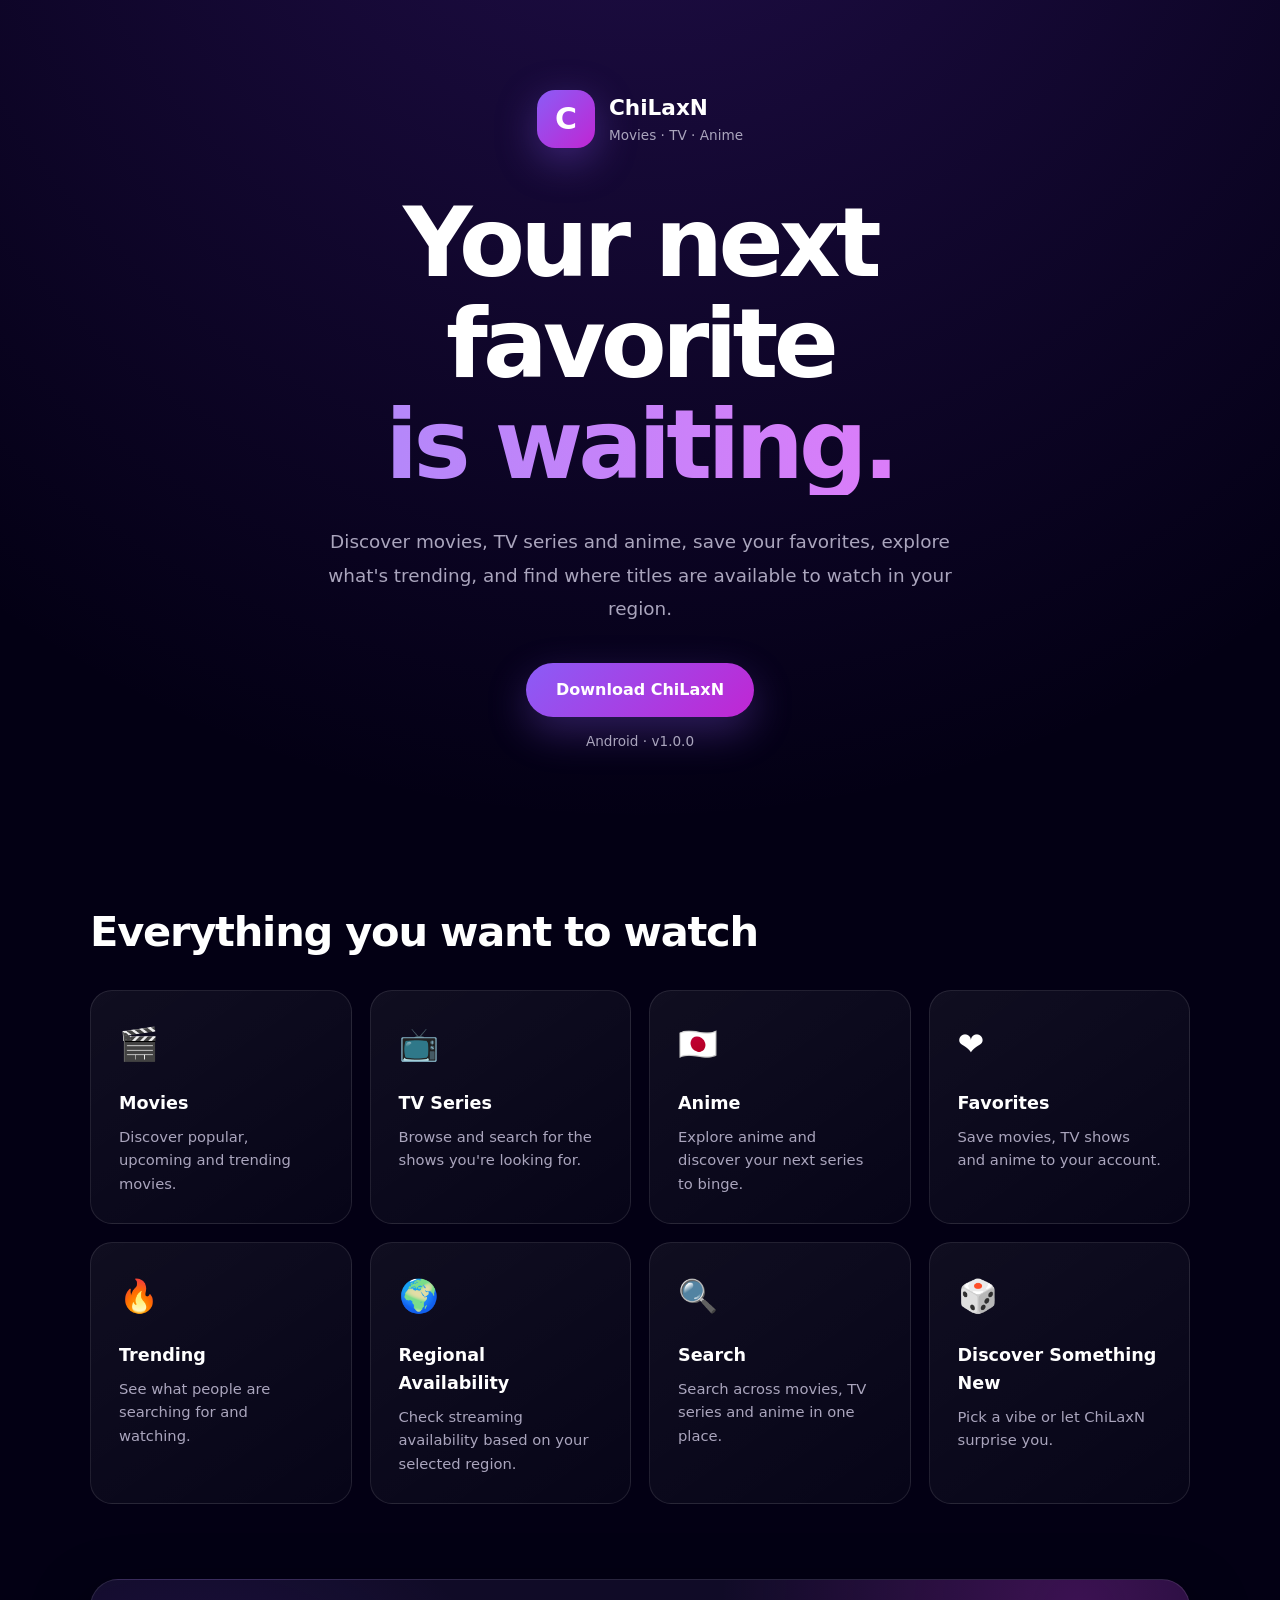
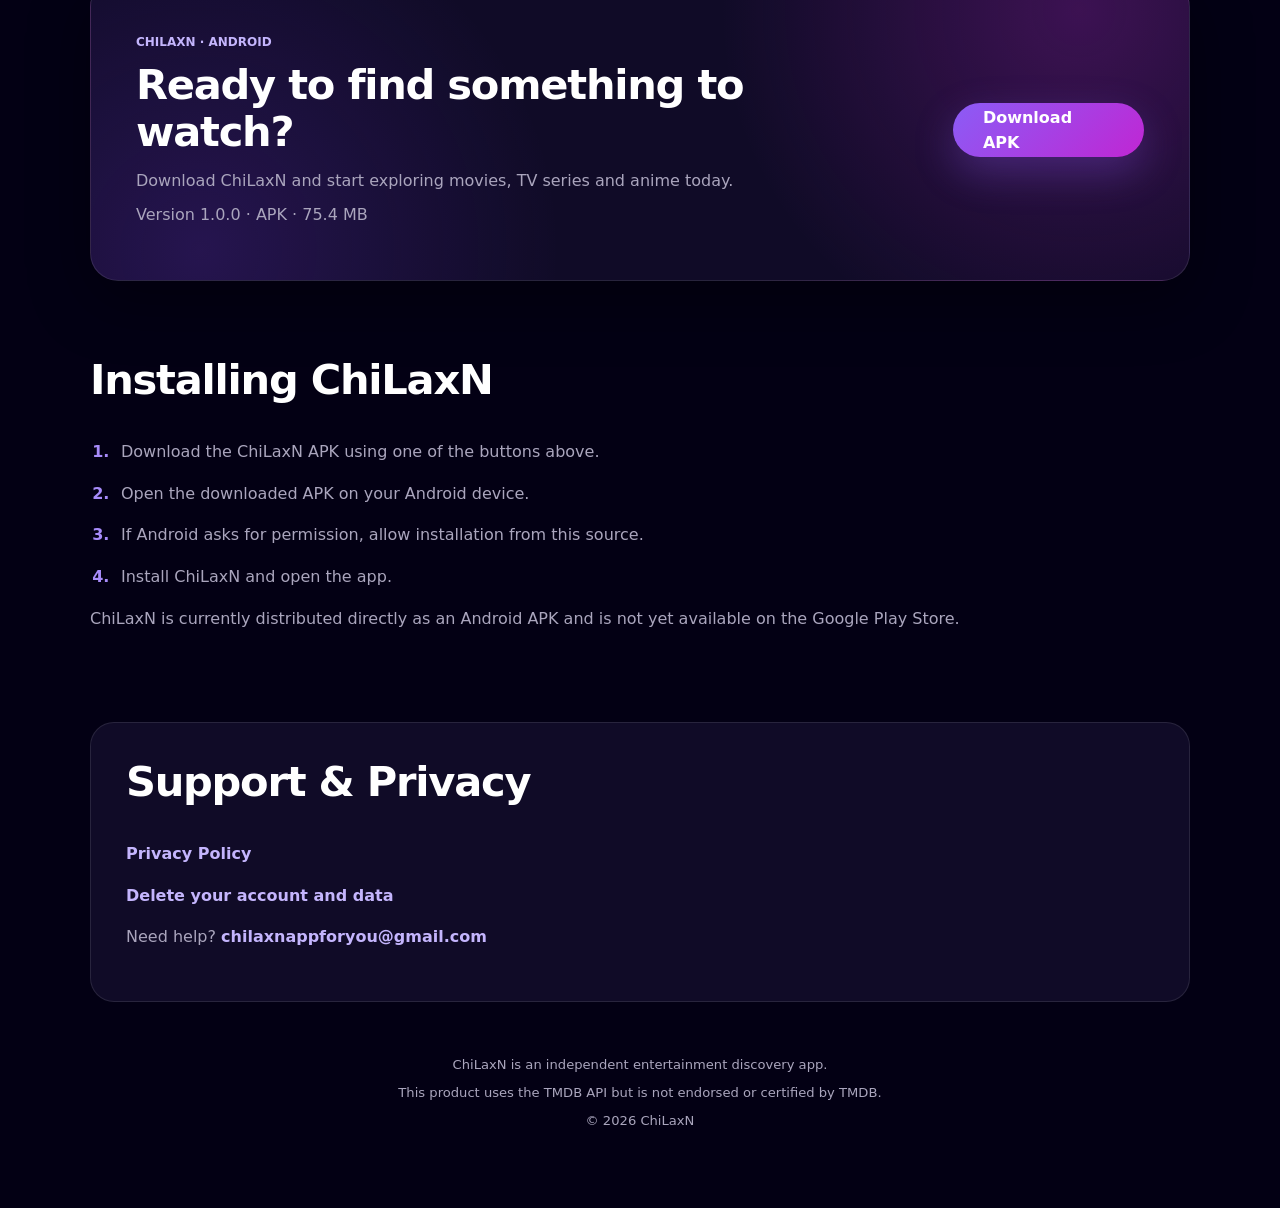
<file: index.html>
<!DOCTYPE html>

<html lang="en">

<head>

<meta charset="utf-8">

<meta name="viewport" content="width=device-width, initial-scale=1">

<meta
name="description"
content="ChiLaxN helps you discover movies, TV series and anime, save favorites, explore trending titles, and check streaming availability by region."
>

<meta name="theme-color" content="#030014">

<title>ChiLaxN — Movies, TV & Anime</title>

<link rel="stylesheet" href="style.css">

</head>

<body>

<main>

<!-- HERO -->

<section class="hero">

<div class="brand">

<div class="logo">C</div>

<div>

<p class="brand-name">ChiLaxN</p>

<p class="brand-subtitle">Movies · TV · Anime</p>

</div>

</div>

<h1>
Your next favorite
<span>is waiting.</span>
</h1>

<p class="hero-text">
Discover movies, TV series and anime, save your favorites,
explore what's trending, and find where titles are available
to watch in your region.
</p>

<div class="hero-actions">

<a
class="btn btn-primary"
href="https://github.com/chilaxn/chilaxn.github.io/releases/latest/download/ChiLaxN-v1.0.0.apk"
>
Download ChiLaxN
</a>

<span class="version">
Android · v1.0.0
</span>

</div>

</section>


<!-- FEATURES -->

<section>

<h2>Everything you want to watch</h2>

<div class="feature-grid">

<div class="feature-card">

<div class="feature-icon">🎬</div>

<h3>Movies</h3>

<p>
Discover popular, upcoming and trending movies.
</p>

</div>


<div class="feature-card">

<div class="feature-icon">📺</div>

<h3>TV Series</h3>

<p>
Browse and search for the shows you're looking for.
</p>

</div>


<div class="feature-card">

<div class="feature-icon">🇯🇵</div>

<h3>Anime</h3>

<p>
Explore anime and discover your next series to binge.
</p>

</div>


<div class="feature-card">

<div class="feature-icon">❤️</div>

<h3>Favorites</h3>

<p>
Save movies, TV shows and anime to your account.
</p>

</div>


<div class="feature-card">

<div class="feature-icon">🔥</div>

<h3>Trending</h3>

<p>
See what people are searching for and watching.
</p>

</div>


<div class="feature-card">

<div class="feature-icon">🌍</div>

<h3>Regional Availability</h3>

<p>
Check streaming availability based on your selected region.
</p>

</div>


<div class="feature-card">

<div class="feature-icon">🔍</div>

<h3>Search</h3>

<p>
Search across movies, TV series and anime in one place.
</p>

</div>


<div class="feature-card">

<div class="feature-icon">🎲</div>

<h3>Discover Something New</h3>

<p>
Pick a vibe or let ChiLaxN surprise you.
</p>

</div>

</div>

</section>


<!-- DOWNLOAD -->

<section class="download-card">

<div>

<p class="eyebrow">CHILAXN · ANDROID</p>

<h2>Ready to find something to watch?</h2>

<p>
Download ChiLaxN and start exploring movies, TV series
and anime today.
</p>

<p class="muted">
Version 1.0.0 · APK · 75.4 MB
</p>

</div>


<a
class="btn btn-primary"
href="https://github.com/chilaxn/chilaxn.github.io/releases/latest/download/ChiLaxN-v1.0.0.apk"
>
Download APK
</a>

</section>


<!-- INSTALLATION -->

<section>

<h2>Installing ChiLaxN</h2>

<ol class="steps">

<li>
Download the ChiLaxN APK using one of the buttons above.
</li>

<li>
Open the downloaded APK on your Android device.
</li>

<li>
If Android asks for permission, allow installation from
this source.
</li>

<li>
Install ChiLaxN and open the app.
</li>

</ol>

<p class="muted">
ChiLaxN is currently distributed directly as an Android APK
and is not yet available on the Google Play Store.
</p>

</section>


<!-- LEGAL / SUPPORT -->

<section class="card">

<h2>Support & Privacy</h2>

<p>

<a href="privacy.html">
Privacy Policy
</a>

</p>

<p>

<a href="delete-account.html">
Delete your account and data
</a>

</p>

<p>

Need help?

<a href="mailto:chilaxnappforyou@gmail.com">
chilaxnappforyou@gmail.com
</a>

</p>

</section>


<!-- FOOTER -->

<footer>

<p>
ChiLaxN is an independent entertainment discovery app.
</p>

<p>
This product uses the TMDB API but is not endorsed or
certified by TMDB.
</p>

<p>
© 2026 ChiLaxN
</p>

</footer>

</main>

</body>

</html>
</file>
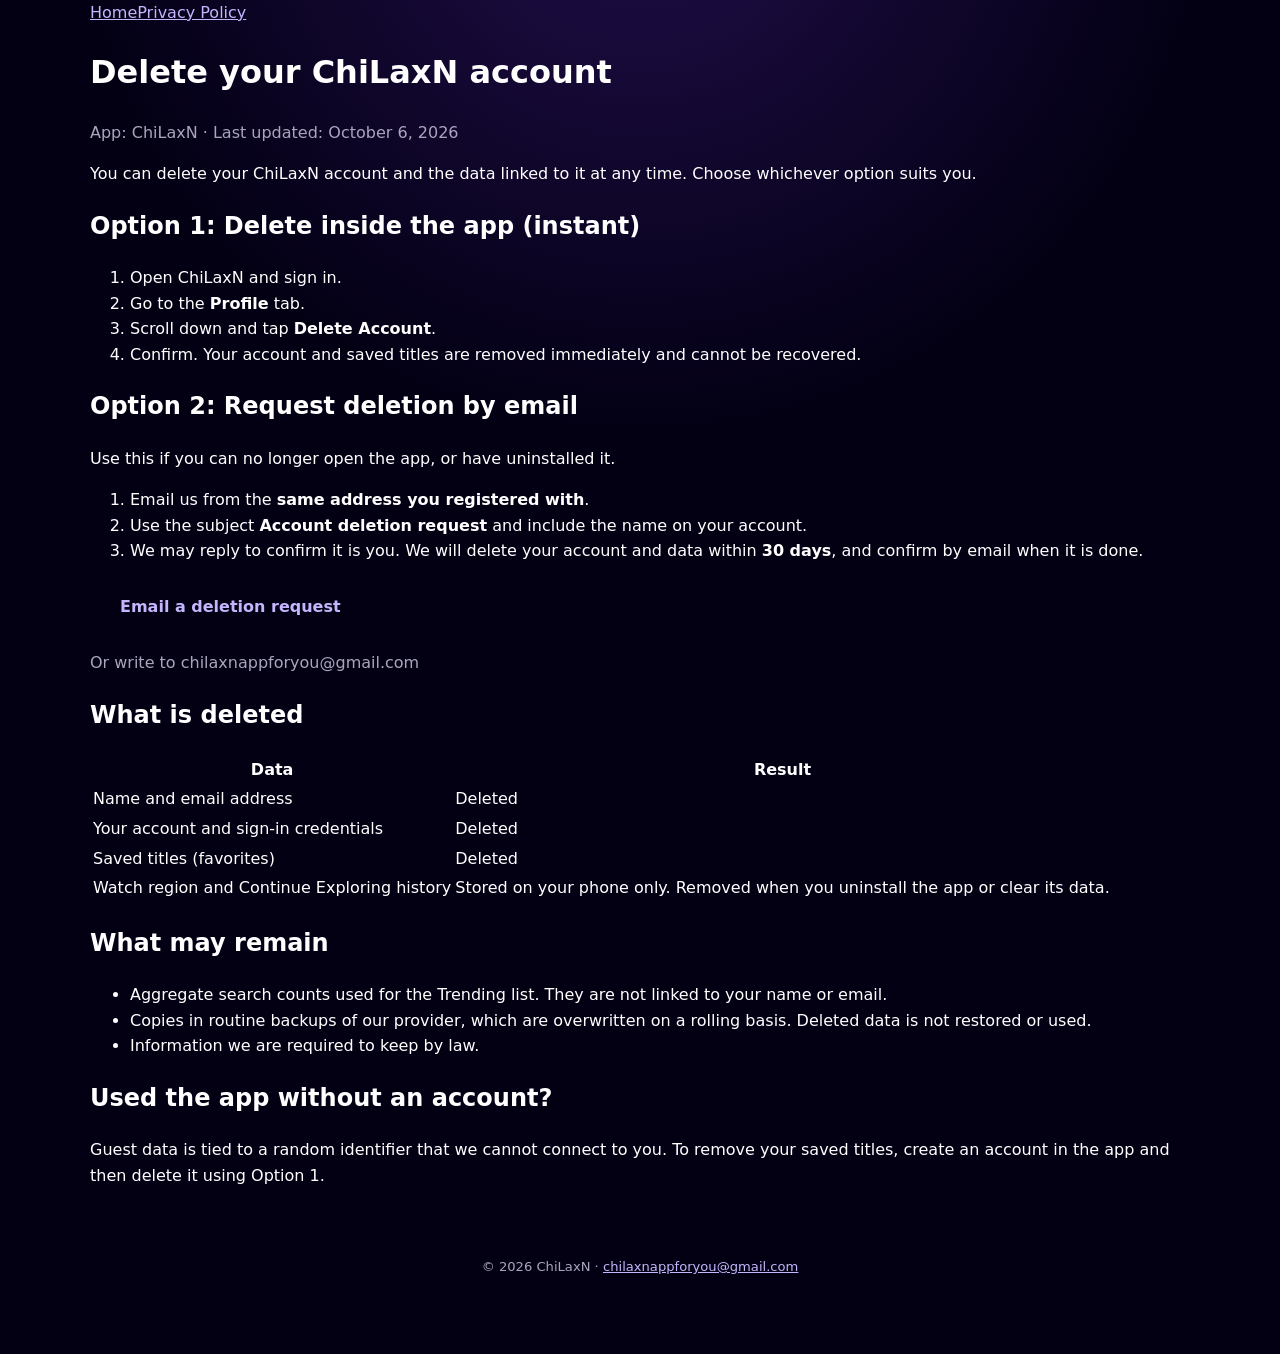
<file: delete-account.html>
<!DOCTYPE html>
<html lang="en">
<head>
<meta charset="utf-8">
<meta name="viewport" content="width=device-width, initial-scale=1">
<title>Delete your ChiLaxN account</title>
<link rel="stylesheet" href="style.css">
</head>
<body>
<main>
<nav><a href="index.html">Home</a><a href="privacy.html">Privacy Policy</a></nav>

<h1>Delete your ChiLaxN account</h1>
<p class="muted">App: ChiLaxN &middot; Last updated: October 6, 2026</p>

<p>You can delete your ChiLaxN account and the data linked to it at any time. Choose whichever option suits you.</p>

<h2>Option 1: Delete inside the app (instant)</h2>
<ol>
<li>Open ChiLaxN and sign in.</li>
<li>Go to the <strong>Profile</strong> tab.</li>
<li>Scroll down and tap <strong>Delete Account</strong>.</li>
<li>Confirm. Your account and saved titles are removed immediately and cannot be recovered.</li>
</ol>

<h2>Option 2: Request deletion by email</h2>
<p>Use this if you can no longer open the app, or have uninstalled it.</p>
<ol>
<li>Email us from the <strong>same address you registered with</strong>.</li>
<li>Use the subject <strong>Account deletion request</strong> and include the name on your account.</li>
<li>We may reply to confirm it is you. We will delete your account and data within <strong>30 days</strong>, and confirm by email when it is done.</li>
</ol>
<p><a class="btn" href="mailto:chilaxnappforyou@gmail.com?subject=Account%20deletion%20request&amp;body=Please%20delete%20my%20ChiLaxN%20account%20and%20all%20data%20linked%20to%20it.%0A%0AName%20on%20account%3A%20">Email a deletion request</a></p>
<p class="muted">Or write to chilaxnappforyou@gmail.com</p>

<h2>What is deleted</h2>
<table>
<tr><th>Data</th><th>Result</th></tr>
<tr><td>Name and email address</td><td>Deleted</td></tr>
<tr><td>Your account and sign-in credentials</td><td>Deleted</td></tr>
<tr><td>Saved titles (favorites)</td><td>Deleted</td></tr>
<tr><td>Watch region and Continue Exploring history</td><td>Stored on your phone only. Removed when you uninstall the app or clear its data.</td></tr>
</table>

<h2>What may remain</h2>
<ul>
<li>Aggregate search counts used for the Trending list. They are not linked to your name or email.</li>
<li>Copies in routine backups of our provider, which are overwritten on a rolling basis. Deleted data is not restored or used.</li>
<li>Information we are required to keep by law.</li>
</ul>

<h2>Used the app without an account?</h2>
<p>Guest data is tied to a random identifier that we cannot connect to you. To remove your saved titles, create an account in the app and then delete it using Option 1.</p>

<footer><p>&copy; 2026 ChiLaxN &middot; <a href="mailto:chilaxnappforyou@gmail.com">chilaxnappforyou@gmail.com</a></p></footer>
</main>
</body>
</html>
</file>
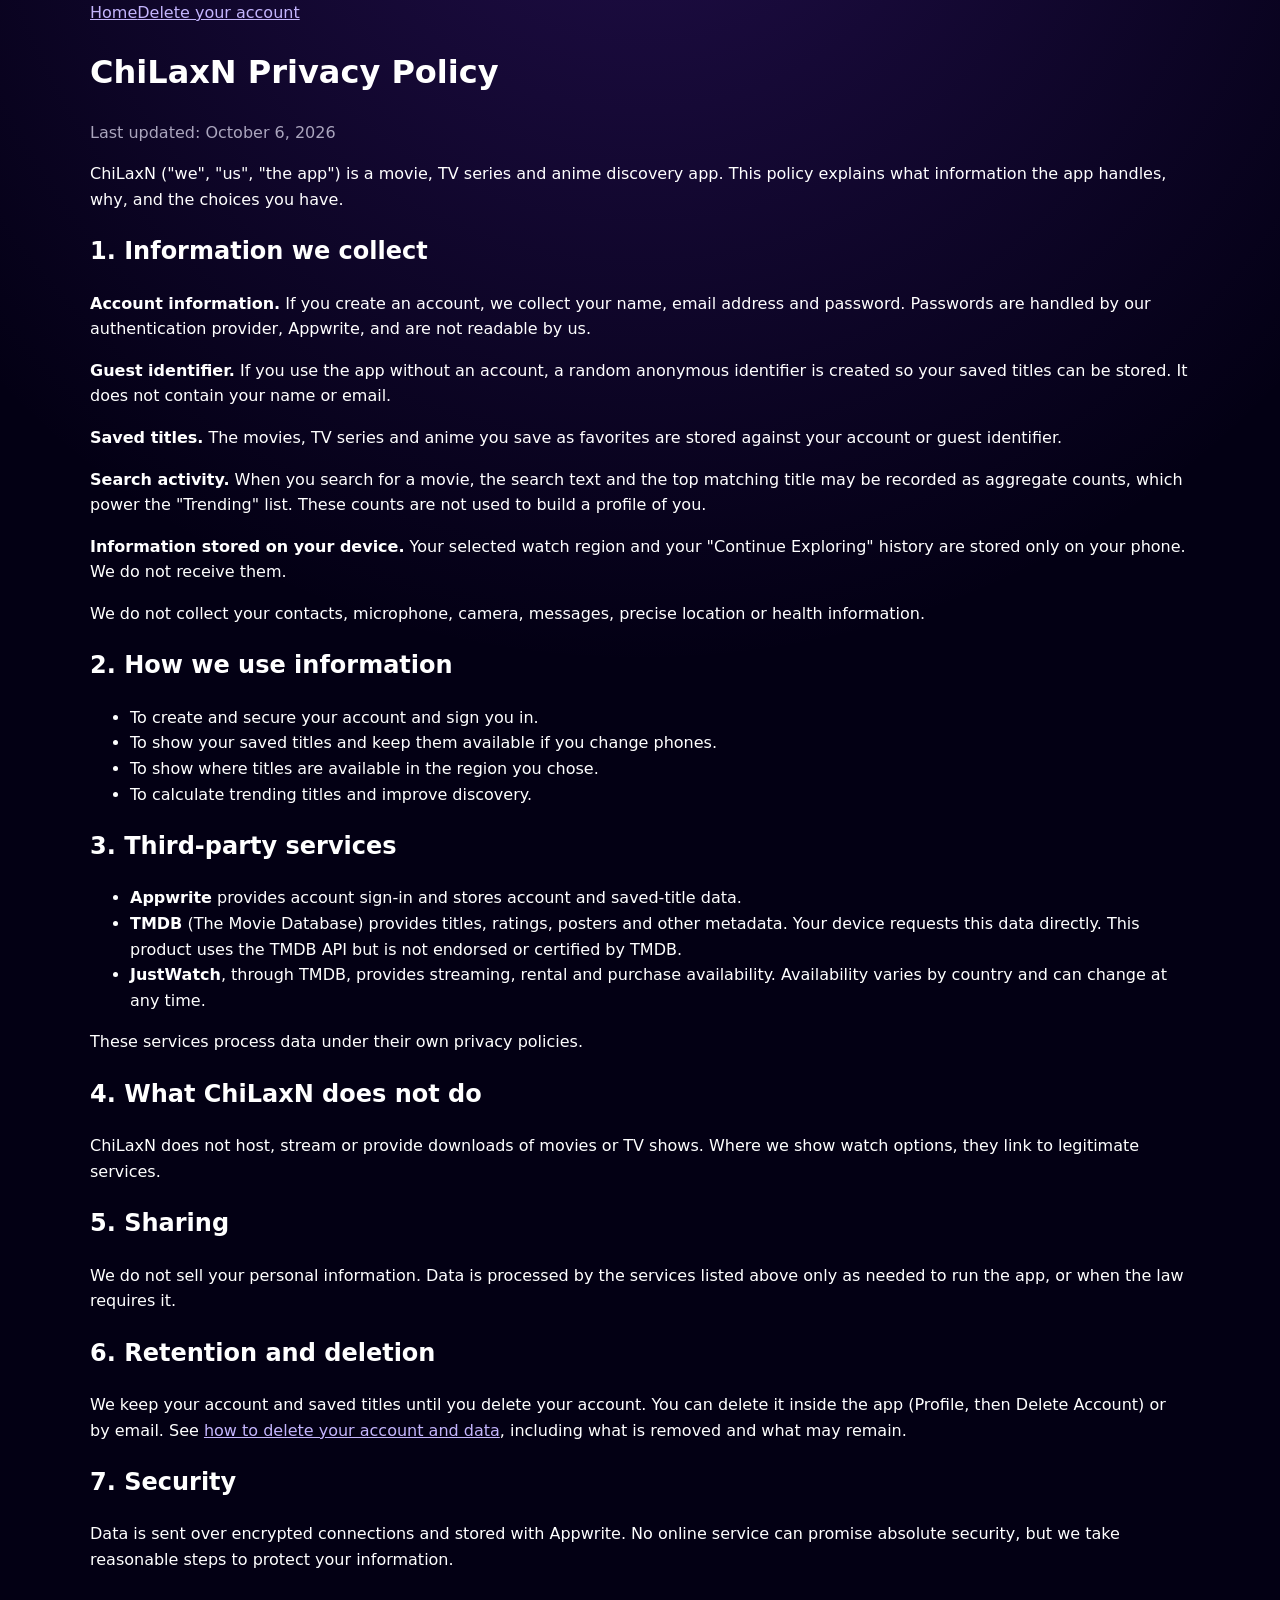
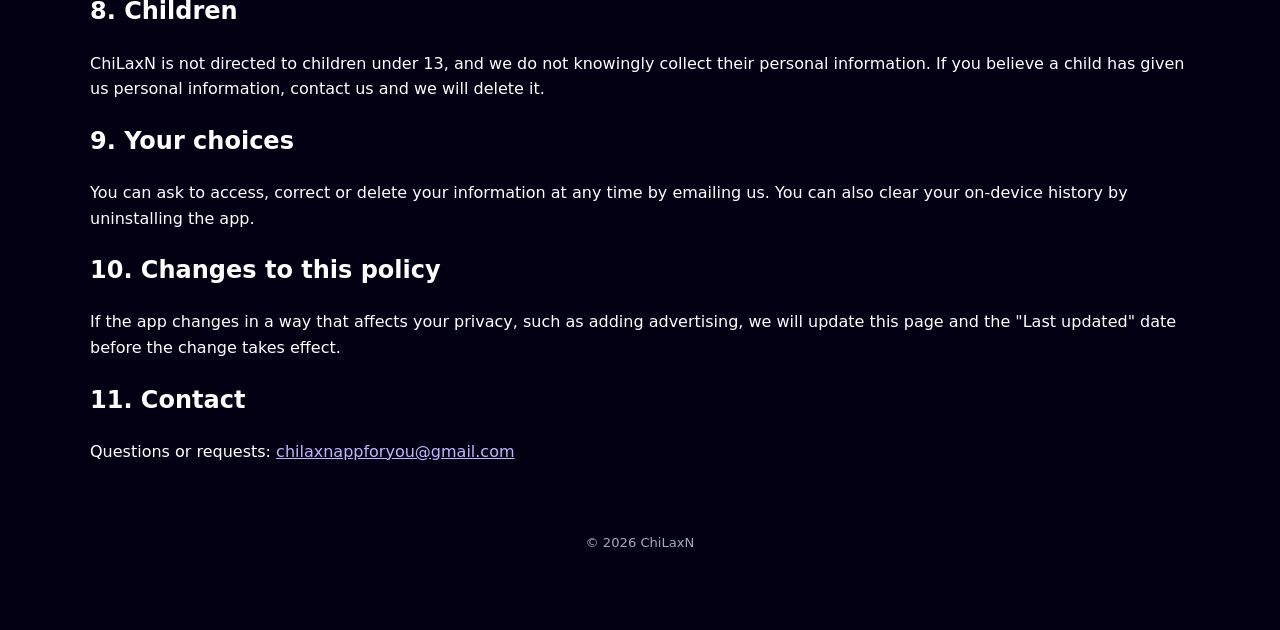
<file: privacy.html>
<!DOCTYPE html>
<html lang="en">
<head>
<meta charset="utf-8">
<meta name="viewport" content="width=device-width, initial-scale=1">
<title>ChiLaxN Privacy Policy</title>
<link rel="stylesheet" href="style.css">
</head>
<body>
<main>
<nav><a href="index.html">Home</a><a href="delete-account.html">Delete your account</a></nav>

<h1>ChiLaxN Privacy Policy</h1>
<p class="muted">Last updated: October 6, 2026</p>

<p>ChiLaxN ("we", "us", "the app") is a movie, TV series and anime discovery app. This policy explains what information the app handles, why, and the choices you have.</p>

<h2>1. Information we collect</h2>
<p><strong>Account information.</strong> If you create an account, we collect your name, email address and password. Passwords are handled by our authentication provider, Appwrite, and are not readable by us.</p>
<p><strong>Guest identifier.</strong> If you use the app without an account, a random anonymous identifier is created so your saved titles can be stored. It does not contain your name or email.</p>
<p><strong>Saved titles.</strong> The movies, TV series and anime you save as favorites are stored against your account or guest identifier.</p>
<p><strong>Search activity.</strong> When you search for a movie, the search text and the top matching title may be recorded as aggregate counts, which power the "Trending" list. These counts are not used to build a profile of you.</p>
<p><strong>Information stored on your device.</strong> Your selected watch region and your "Continue Exploring" history are stored only on your phone. We do not receive them.</p>
<p>We do not collect your contacts, microphone, camera, messages, precise location or health information.</p>

<h2>2. How we use information</h2>
<ul>
<li>To create and secure your account and sign you in.</li>
<li>To show your saved titles and keep them available if you change phones.</li>
<li>To show where titles are available in the region you chose.</li>
<li>To calculate trending titles and improve discovery.</li>
</ul>

<h2>3. Third-party services</h2>
<ul>
<li><strong>Appwrite</strong> provides account sign-in and stores account and saved-title data.</li>
<li><strong>TMDB</strong> (The Movie Database) provides titles, ratings, posters and other metadata. Your device requests this data directly. This product uses the TMDB API but is not endorsed or certified by TMDB.</li>
<li><strong>JustWatch</strong>, through TMDB, provides streaming, rental and purchase availability. Availability varies by country and can change at any time.</li>
</ul>
<p>These services process data under their own privacy policies.</p>

<h2>4. What ChiLaxN does not do</h2>
<p>ChiLaxN does not host, stream or provide downloads of movies or TV shows. Where we show watch options, they link to legitimate services.</p>

<h2>5. Sharing</h2>
<p>We do not sell your personal information. Data is processed by the services listed above only as needed to run the app, or when the law requires it.</p>

<h2>6. Retention and deletion</h2>
<p>We keep your account and saved titles until you delete your account. You can delete it inside the app (Profile, then Delete Account) or by email. See <a href="delete-account.html">how to delete your account and data</a>, including what is removed and what may remain.</p>

<h2>7. Security</h2>
<p>Data is sent over encrypted connections and stored with Appwrite. No online service can promise absolute security, but we take reasonable steps to protect your information.</p>

<h2>8. Children</h2>
<p>ChiLaxN is not directed to children under 13, and we do not knowingly collect their personal information. If you believe a child has given us personal information, contact us and we will delete it.</p>

<h2>9. Your choices</h2>
<p>You can ask to access, correct or delete your information at any time by emailing us. You can also clear your on-device history by uninstalling the app.</p>

<h2>10. Changes to this policy</h2>
<p>If the app changes in a way that affects your privacy, such as adding advertising, we will update this page and the "Last updated" date before the change takes effect.</p>

<h2>11. Contact</h2>
<p>Questions or requests: <a href="mailto:chilaxnappforyou@gmail.com">chilaxnappforyou@gmail.com</a></p>

<footer><p>&copy; 2026 ChiLaxN</p></footer>
</main>
</body>
</html>
</file>
<file: style.css>
:root {
    --bg: #030014;
    --bg-soft: #09051c;
    --card: #100b27;
    --card-hover: #171035;
    --text: #ffffff;
    --muted: #aaa5bd;
    --accent: #8b5cf6;
    --accent-2: #c026d3;
    --border: rgba(255, 255, 255, 0.1);
    --shadow: 0 20px 60px rgba(0, 0, 0, 0.35);
}

* {
    box-sizing: border-box;
}

html {
    scroll-behavior: smooth;
}

body {
    margin: 0;
    background:
        radial-gradient(
            circle at 50% -10%,
            rgba(124, 58, 237, 0.25),
            transparent 35%
        ),
        var(--bg);
    color: var(--text);
    font-family:
        system-ui,
        -apple-system,
        BlinkMacSystemFont,
        "Segoe UI",
        sans-serif;
    line-height: 1.6;
}

main {
    width: min(1100px, calc(100% - 40px));
    margin: 0 auto;
}

/* =========================
   HERO
========================= */

.hero {
    min-height: 680px;
    display: flex;
    flex-direction: column;
    justify-content: center;
    align-items: center;
    text-align: center;
    padding: 90px 20px 80px;
}

.brand {
    display: flex;
    align-items: center;
    gap: 14px;
    margin-bottom: 45px;
}

.logo {
    width: 58px;
    height: 58px;
    border-radius: 18px;
    display: grid;
    place-items: center;
    font-size: 30px;
    font-weight: 900;
    background:
        linear-gradient(
            135deg,
            var(--accent),
            var(--accent-2)
        );
    box-shadow:
        0 12px 40px rgba(139, 92, 246, 0.35);
}

.brand-name {
    margin: 0;
    font-size: 1.35rem;
    font-weight: 800;
    text-align: left;
}

.brand-subtitle {
    margin: 0;
    color: var(--muted);
    font-size: 0.85rem;
    text-align: left;
}

.hero h1 {
    max-width: 850px;
    margin: 0;
    font-size: clamp(3rem, 8vw, 6rem);

    /* FIX: prevents the "g" from being clipped */
    line-height: 1.05;

    letter-spacing: -0.05em;
    font-weight: 900;
}

.hero h1 span {
    display: block;
    background:
        linear-gradient(
            90deg,
            #a78bfa,
            #e879f9
        );
    -webkit-background-clip: text;
    background-clip: text;
    color: transparent;
}

.hero-text {
    max-width: 680px;
    margin: 30px auto 0;
    color: var(--muted);
    font-size: 1.15rem;
    line-height: 1.8;
}

.hero-actions {
    display: flex;
    flex-direction: column;
    align-items: center;
    gap: 14px;
    margin-top: 38px;
}

.btn {
    display: inline-flex;
    align-items: center;
    justify-content: center;
    min-height: 54px;
    padding: 0 30px;
    border-radius: 999px;
    text-decoration: none;
    font-weight: 800;
    font-size: 1rem;
    transition:
        transform 0.2s ease,
        box-shadow 0.2s ease,
        background 0.2s ease;
}

.btn-primary {
    color: white;
    background:
        linear-gradient(
            135deg,
            var(--accent),
            var(--accent-2)
        );
    box-shadow:
        0 15px 40px rgba(139, 92, 246, 0.3);
}

.btn:hover {
    transform: translateY(-3px);
}

.btn-primary:hover {
    box-shadow:
        0 20px 50px rgba(139, 92, 246, 0.45);
}

.version {
    color: var(--muted);
    font-size: 0.85rem;
}

/* =========================
   SECTIONS
========================= */

section {
    padding: 75px 0;
}

section h2 {
    margin: 0 0 35px;
    font-size: clamp(1.8rem, 4vw, 2.6rem);
    line-height: 1.15;
    letter-spacing: -0.03em;
}

/* =========================
   FEATURES
========================= */

.feature-grid {
    display: grid;
    grid-template-columns: repeat(4, 1fr);
    gap: 18px;
}

.feature-card {
    padding: 28px;
    border: 1px solid var(--border);
    border-radius: 22px;
    background:
        linear-gradient(
            145deg,
            rgba(255, 255, 255, 0.055),
            rgba(255, 255, 255, 0.02)
        );
    transition:
        transform 0.2s ease,
        background 0.2s ease,
        border-color 0.2s ease;
}

.feature-card:hover {
    transform: translateY(-5px);
    background: var(--card-hover);
    border-color: rgba(139, 92, 246, 0.35);
}

.feature-icon {
    font-size: 2rem;
    margin-bottom: 18px;
}

.feature-card h3 {
    margin: 0 0 8px;
    font-size: 1.1rem;
}

.feature-card p {
    margin: 0;
    color: var(--muted);
    font-size: 0.92rem;
    line-height: 1.6;
}

/* =========================
   DOWNLOAD CARD
========================= */

.download-card {
    display: flex;
    align-items: center;
    justify-content: space-between;
    gap: 40px;
    padding: 45px;
    border-radius: 28px;
    background:
        radial-gradient(
            circle at 90% 10%,
            rgba(192, 38, 211, 0.25),
            transparent 35%
        ),
        radial-gradient(
            circle at 10% 90%,
            rgba(124, 58, 237, 0.2),
            transparent 35%
        ),
        var(--card);
    border: 1px solid var(--border);
    box-shadow: var(--shadow);
}

.download-card h2 {
    margin-bottom: 12px;
}

.download-card p {
    margin: 8px 0;
    color: var(--muted);
}

.eyebrow {
    color: #c4b5fd !important;
    font-size: 0.75rem !important;
    font-weight: 800;

    /* FIX: keeps CHILAXN together naturally */
    letter-spacing: normal;
}

.muted {
    color: var(--muted);
}

/* =========================
   INSTALLATION
========================= */

.steps {
    margin: 0;
    padding-left: 25px;
}

.steps li {
    margin-bottom: 16px;
    color: var(--muted);
    padding-left: 6px;
}

.steps li::marker {
    color: #a78bfa;
    font-weight: 800;
}

/* =========================
   SUPPORT
========================= */

.card {
    padding: 35px;
    border-radius: 24px;
    background: var(--card);
    border: 1px solid var(--border);
}

.card p {
    color: var(--muted);
}

a {
    color: #c4b5fd;
}

.card a {
    font-weight: 700;
    text-decoration: none;
}

.card a:hover {
    text-decoration: underline;
}

/* =========================
   FOOTER
========================= */

footer {
    padding: 45px 0 70px;
    text-align: center;
    color: var(--muted);
    font-size: 0.82rem;
}

footer p {
    margin: 7px 0;
}

/* =========================
   RESPONSIVE
========================= */

@media (max-width: 850px) {
    .feature-grid {
        grid-template-columns: repeat(2, 1fr);
    }

    .download-card {
        flex-direction: column;
        align-items: flex-start;
    }
}

@media (max-width: 600px) {
    main {
        width: min(100% - 28px, 520px);
    }

    .hero {
        min-height: 600px;
        padding: 65px 10px 55px;
    }

    .hero h1 {
        font-size: clamp(2.8rem, 15vw, 4.5rem);
    }

    .hero-text {
        font-size: 1rem;
    }

    section {
        padding: 55px 0;
    }

    .feature-grid {
        grid-template-columns: 1fr;
    }

    .download-card {
        padding: 30px;
    }

    .download-card .btn {
        width: 100%;
    }

    .brand {
        margin-bottom: 35px;
    }
}
</file>
